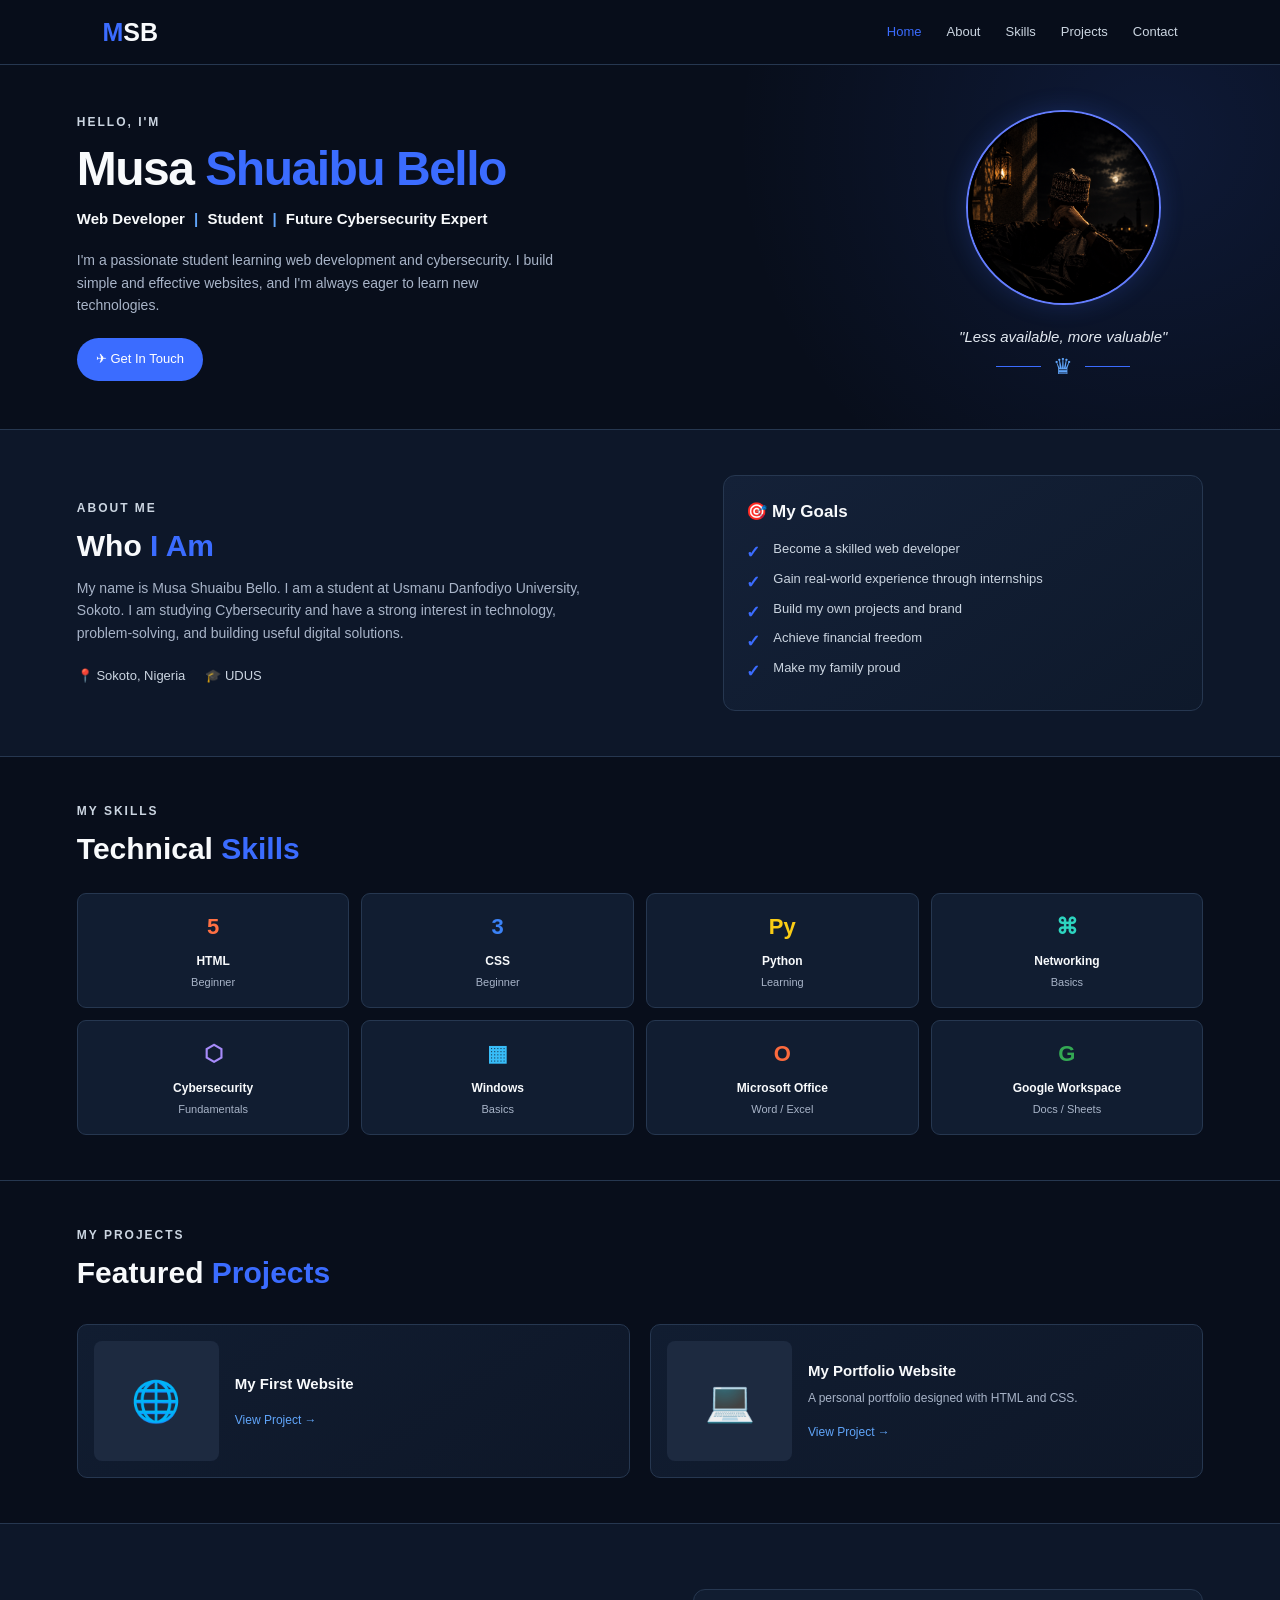
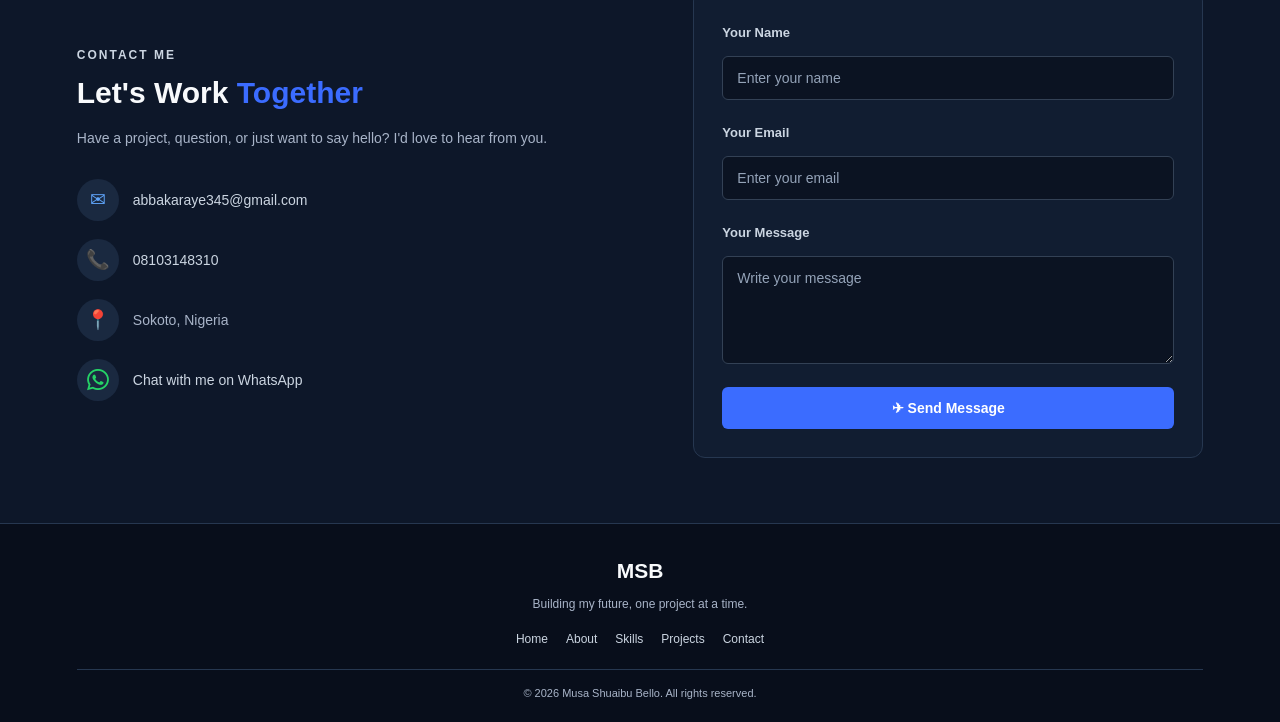
<file: index.html>
<!DOCTYPE html>
<html lang="en">

<head>
    <meta charset="UTF-8">
    <meta name="viewport" content="width=device-width, initial-scale=1.0">

    <title>Musa Shuaibu Bello | Portfolio</title>

    <link rel="stylesheet" href="style.css">
    <link rel="stylesheet" href="https://cdnjs.cloudflare.com/ajax/libs/font-awesome/6.5.0/css/all.min.css">
</head>

<body>

    <!-- NAVIGATION -->
    <header class="navbar">

        <a href="#home" class="logo">MSB</a>

        <nav>
            <a href="#home" class="active">Home</a>
            <a href="#about">About</a>
            <a href="#skills">Skills</a>
            <a href="#projects">Projects</a>
            <a href="#contact">Contact</a>
        </nav>

    </header>


    <!-- HERO SECTION -->
    <section id="home" class="hero">

        <div class="hero-content">

            <p class="eyebrow">HELLO, I'M</p>

            <h1>
                Musa <span>Shuaibu Bello</span>
            </h1>

            <h3>
                Web Developer <span>|</span>
                Student <span>|</span>
                Future Cybersecurity Expert
            </h3>

            <p class="hero-description">
                I'm a passionate student learning web development
                and cybersecurity. I build simple and effective
                websites, and I'm always eager to learn new technologies.
            </p>

            <div class="hero-buttons">

                <a href="#contact" class="btn primary-btn">
                    ✈ Get In Touch
                </a>

            </div>

        </div>

        <div class="hero-profile">

            <img src="abba.png" alt="Musa Shuaibu Bello">

            <p class="profile-caption">
                "Less available, more valuable"
            </p>

            <div class="profile-decoration">
                <span></span>
                ♛
                <span></span>
            </div>

        </div>

    </section>


    <!-- ABOUT SECTION -->
    <section id="about" class="about section">

        <div class="about-content">

            <p class="eyebrow">ABOUT ME</p>

            <h2>Who <span>I Am</span></h2>

            <p>
                My name is Musa Shuaibu Bello. I am a student
                at Usmanu Danfodiyo University, Sokoto.
                I am studying Cybersecurity and have a strong
                interest in technology, problem-solving, and
                building useful digital solutions.
            </p>

            <div class="personal-details">

                <span>📍 Sokoto, Nigeria</span>
                <span>🎓 UDUS</span>

            </div>

        </div>

        <div class="goals-card">

            <h3>🎯 My Goals</h3>

            <ul>
                <li>Become a skilled web developer</li>
                <li>Gain real-world experience through internships</li>
                <li>Build my own projects and brand</li>
                <li>Achieve financial freedom</li>
                <li>Make my family proud</li>
            </ul>

        </div>

    </section>


    <!-- SKILLS SECTION -->
    <section id="skills" class="section">

        <p class="eyebrow">MY SKILLS</p>

        <h2>Technical <span>Skills</span></h2>

        <div class="skills-container">

            <div class="skill-card">
                <div class="skill-icon html-icon">5</div>
                <h3>HTML</h3>
                <p>Beginner</p>
            </div>

            <div class="skill-card">
                <div class="skill-icon css-icon">3</div>
                <h3>CSS</h3>
                <p>Beginner</p>
            </div>

            <div class="skill-card">
                <div class="skill-icon python-icon">Py</div>
                <h3>Python</h3>
                <p>Learning</p>
            </div>

            <div class="skill-card">
                <div class="skill-icon network-icon">⌘</div>
                <h3>Networking</h3>
                <p>Basics</p>
            </div>

            <div class="skill-card">
                <div class="skill-icon cyber-icon">⬡</div>
                <h3>Cybersecurity</h3>
                <p>Fundamentals</p>
            </div>

            <div class="skill-card">
                <div class="skill-icon windows-icon">▦</div>
                <h3>Windows</h3>
                <p>Basics</p>
            </div>

            <div class="skill-card">
                <div class="skill-icon office-icon">O</div>
                <h3>Microsoft Office</h3>
                <p>Word / Excel</p>
            </div>

            <div class="skill-card">
                <div class="skill-icon google-icon">G</div>
                <h3>Google Workspace</h3>
                <p>Docs / Sheets</p>
            </div>

        </div>

    </section>


    <!-- PROJECTS SECTION -->
    <section id="projects" class="section projects-section">

        <div class="section-heading">

            <div>
                <p class="eyebrow">MY PROJECTS</p>
                <h2>Featured <span>Projects</span></h2>
            </div>

        </div>

        <div class="projects-container">

            <!-- PROJECT ONE -->
            <article class="project-card">

                <div class="project-image">
                    🌐
                </div>

                <div class="project-info">

                    <h3>My First Website</h3>

                    <p>
                        
                    </p>

                    <a href="rigstration%20page.html" class="project-link">
                        View Project →
                    </a>

                </div>

            </article>


            <!-- PROJECT TWO -->
            <article class="project-card">

                <div class="project-image">
                    💻
                </div>

                <div class="project-info">

                    <h3>My Portfolio Website</h3>

                    <p>
                        A personal portfolio designed with HTML and CSS.
                    </p>

                    <a href="prof.html" class="project-link">
                        View Project →
                    </a>

                </div>

            </article>

        </div>

    </section>


    <!-- CONTACT SECTION -->
    <section id="contact" class="section contact-section">

        <div class="contact-content">
            <p class="eyebrow">CONTACT ME</p>
            <h2>Let's Work <span>Together</span></h2>

            <p class="contact-intro">
                Have a project, question, or just want to say hello?
                I'd love to hear from you.
            </p>

            <div class="contact-details">
                <p>
                    <span class="contact-icon" aria-hidden="true">✉</span>
                    <a href="mailto:abbakaraye345@gmail.com">
                        abbakaraye345@gmail.com
                    </a>
                </p>

                <p>
                    <span class="contact-icon" aria-hidden="true">📞</span>
                    <a href="tel:+2348103148310">08103148310</a>
                </p>

                <p>
                    <span class="contact-icon" aria-hidden="true">📍</span>
                    <span>Sokoto, Nigeria</span>
                </p>

                <p>
                    <span class="contact-icon whatsapp-icon" aria-hidden="true">
                        <i class="fa-brands fa-whatsapp"></i>
                    </span>
                    <a href="https://wa.me/2349036593544"
                       target="_blank" rel="noopener noreferrer">
                        Chat with me on WhatsApp
                    </a>
                </p>
            </div>
        </div>

        <form class="contact-form"
              action="https://formsubmit.co/abbakaraye345@gmail.com"
              method="POST">
            <input type="hidden" name="_subject" value="New Portfolio Contact">

            <label for="contact-name">Your Name</label>
            <input type="text" id="contact-name" name="name"
                   placeholder="Enter your name" required>

            <label for="contact-email">Your Email</label>
            <input type="email" id="contact-email" name="email"
                   placeholder="Enter your email" required>

            <label for="contact-message">Your Message</label>
            <textarea id="contact-message" name="message" rows="5"
                      placeholder="Write your message" required></textarea>

            <button type="submit">✈ Send Message</button>
        </form>

    </section>


    <!-- FOOTER -->
    <footer class="footer">

        <a href="#home" class="logo">MSB</a>

        <p>Building my future, one project at a time.</p>

        <nav class="footer-links">
            <a href="#home">Home</a>
            <a href="#about">About</a>
            <a href="#skills">Skills</a>
            <a href="#projects">Projects</a>
            <a href="#contact">Contact</a>
        </nav>

        <p class="copyright">
            © 2026 Musa Shuaibu Bello. All rights reserved.
        </p>

    </footer>

</body>
</html>
</file>
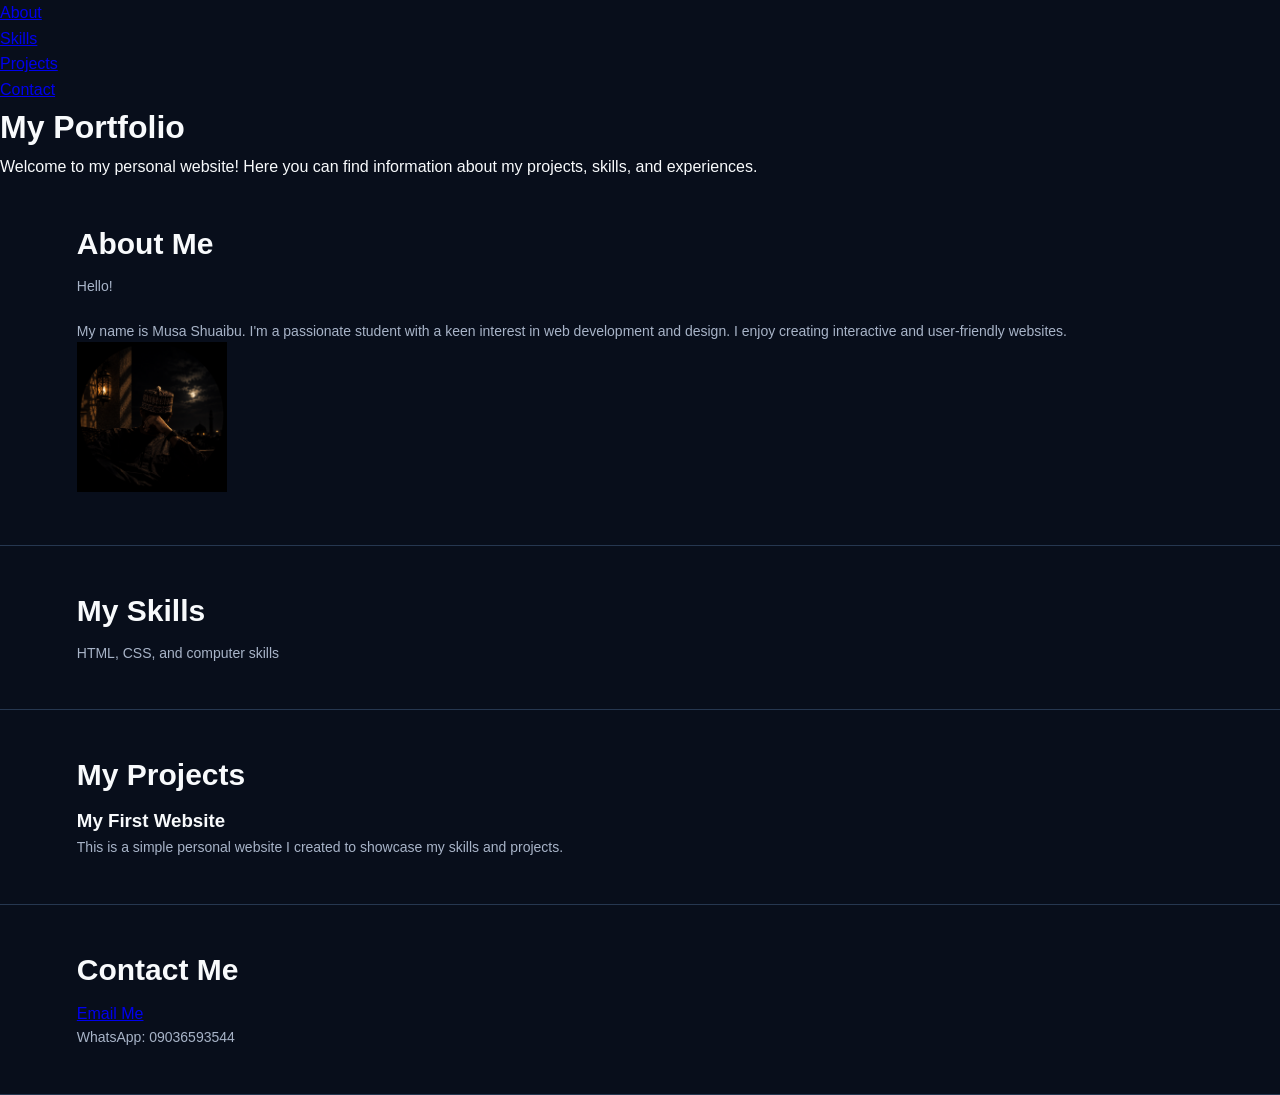
<file: prof.html>
<!DOCTYPE html>
<html lang="en">
<head>
    <meta charset="UTF-8">
    <meta name="viewport" content="width=device-width, initial-scale=1.0">
    <title>my portfolio</title>
    <link rel="stylesheet" href="style.css">
</head>
<body>

    <nav>
        <ul>
            <li><a href="#about">About</a></li>
            <li><a href="#skills">Skills</a></li>
            <li><a href="#projects">Projects</a></li>
            <li><a href="#contact">Contact</a></li>
        </ul>
    </nav>
   <header>
    <h1>My Portfolio</h1>
    <p>Welcome to my personal website! Here you can find information about my projects, skills, and experiences.</p>
   </header>
   
   <section id="about">
    <h2>About Me</h2>
    <p>Hello!<br><br> My name is Musa Shuaibu. I'm a passionate student with a keen interest in web development and design. I enjoy creating interactive and user-friendly websites.</p>
    <img src="abba.png" alt="My Profile picture" width="150">
   </section>

   <section id="skills">
    <h2>My Skills</h2>
    <p>HTML, CSS, and computer skills</p>
   </section>
    
   <section id="projects">
    <h2>My Projects</h2>
   
    <div class="project">
        <h3>My First Website</h3>
        <p>This is a simple personal website I created to showcase my skills and projects.</p>
    </div>
   </section>

<section id="contact">
    <h2>Contact Me</h2>
    <a href="mailto:abbakaraye345@gmail.com" class="contact-btn">Email Me</a>
    <p>WhatsApp: 09036593544</p>
</section>
</body>
</html>
</file>
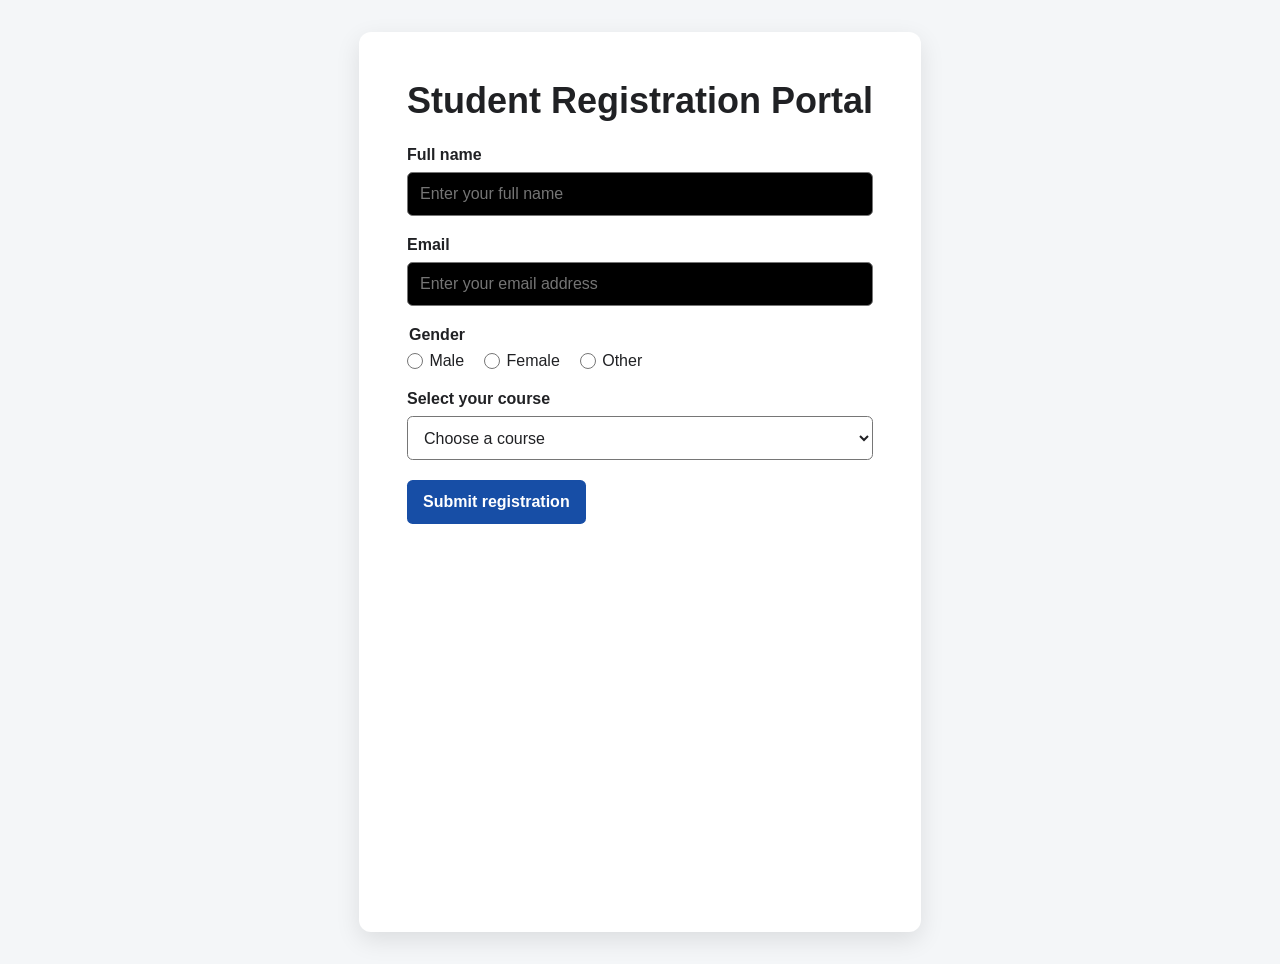
<file: rigstration page.html>
<!DOCTYPE html>
<html lang="en">
<head>
    <meta charset="UTF-8">
    <meta name="viewport" content="width=device-width, initial-scale=1.0">
    <title>Student Registration Portal</title>
    <style>
        * {
            box-sizing: border-box;
        }

        body {
            min-height: 100vh;
            margin: 0;
            padding: 2rem 1rem;
            display: grid;
            place-items: center;
            background-color: #f4f6f8;
            color: #202124;
            font-family: Arial, sans-serif;
        }

        .registration-card {
            width: min(100%, 1900px);
            height: 900px;
            padding: clamp(1.5rem, 5vw, 3rem);
            background-color: #fff;
            border-radius: 0.75rem;
            box-shadow: 0 0.5rem 1.5rem rgb(0 0 0 / 10%);
        }

        h1 {
            margin-top: 0;
            font-size: clamp(1.6rem, 5vw, 2.25rem);
        }

        .form-field {
            margin-bottom: 1.25rem;
        }

        label,
        legend {
            display: block;
            margin-bottom: 0.5rem;
            font-weight: 600;
        }

        input[type="text"],
        input[type="email"],
        select {
            width: 100%;
            min-height: 2.75rem;
            padding: 0.65rem 0.75rem;
            border: 1px solid #767676;
            border-radius: 0.35rem;
            background-color: #fff;
            color: inherit;
            font: inherit;
        }

        input[type="text"],
        input[type="email"] {
            background-color: #000;
            color: #fff;
        }

        fieldset {
            min-width: 0;
            margin: 0 0 1.25rem;
            padding: 0;
            border: 0;
        }

        .radio-options {
            display: flex;
            flex-wrap: wrap;
            gap: 0.75rem 1.25rem;
        }

        .radio-option {
            display: inline-flex;
            align-items: center;
            gap: 0.4rem;
            margin: 0;
            font-weight: 400;
        }

        input[type="radio"] {
            width: 1rem;
            height: 1rem;
            margin: 0;
            accent-color: #174ea6;
        }

        input:focus-visible,
        select:focus-visible,
        button:focus-visible {
            outline: 3px solid #174ea6;
            outline-offset: 2px;
        }

        button {
            min-height: 2.75rem;
            padding: 0.7rem 1rem;
            border: 0;
            border-radius: 0.35rem;
            background-color: #174ea6;
            color: #fff;
            font: inherit;
            font-weight: 600;
            cursor: pointer;
        }

        button:hover {
            background-color: #123f87;
        }

    </style>
</head>
<body>
    <div>
    <main class="registration-card">
        <h1>Student Registration Portal</h1>
        <form action="/submit-course-selection" method="POST">
            <div class="form-field">
                <label for="full-name">Full name</label>
                <input type="text" id="full-name" name="full_name" autocomplete="name" placeholder="Enter your full name" required>
            </div>

            <div class="form-field">
                <label for="email">Email</label>
                <input type="email" id="email" name="email" autocomplete="email" placeholder="Enter your email address" required>
            </div>

            <fieldset>
                <legend>Gender</legend>
                <div class="radio-options">
                    <label class="radio-option" for="male">
                        <input type="radio" id="male" name="gender" value="male" required>
                        Male
                    </label>
                    <label class="radio-option" for="female">
                        <input type="radio" id="female" name="gender" value="female">
                        Female
                    </label>
                    <label class="radio-option" for="other">
                        <input type="radio" id="other" name="gender" value="other">
                        Other
                    </label>
                </div>
            </fieldset>

            <div class="form-field">
                <label for="course-select">Select your course</label>
                <select id="course-select" name="selected_course" required>
                    <option value="" disabled selected>Choose a course</option>
                    <option value="web-development">Web Development</option>
                    <option value="data-science">Data Science</option>
                    <option value="graphic-design">Graphic Design</option>
                    <option value="digital-marketing">Digital Marketing</option>
                </select>
            </div>

            <button type="submit">Submit registration</button>
        </form>
    </main>
    <script>
        document.querySelector("form").addEventListener("submit", (event) => {
            event.preventDefault();
            window.location.href = "message%27html";
        });
    </script>
    </div>
</body>
</html>
</file>
<file: style.css>
/* =========================
   GLOBAL STYLES
========================= */

* {
    margin: 0;
    padding: 0;
    box-sizing: border-box;
}

html {
    scroll-behavior: smooth;
    scroll-padding-top: 80px;
}

body {
    font-family: Arial, Helvetica, sans-serif;
    background: #080e1b;
    color: #f8fafc;
    line-height: 1.6;
}

:root {
    --background: #080e1b;
    --section-bg: #0d1729;
    --card-bg: #111d31;
    --border: #263750;
    --blue: #3b6cff;
    --light-blue: #60a5fa;
    --text: #f8fafc;
    --muted: #a8b4c8;
}

section {
    padding: 45px max(8%, calc((100% - 1200px) / 2));
    border-bottom: 1px solid var(--border);
}

section h2 {
    font-size: 30px;
    line-height: 1.3;
    margin-bottom: 12px;
}

section h2 span {
    color: var(--blue);
}

section p {
    color: var(--muted);
    font-size: 14px;
}

.eyebrow {
    color: #cbd5e1;
    font-size: 12px;
    font-weight: bold;
    letter-spacing: 2px;
    margin-bottom: 8px;
}


/* =========================
   NAVIGATION BAR
========================= */

.navbar {
    min-height: 56px;
    padding: 12px max(8%, calc((100% - 1200px) / 2));
    display: flex;
    justify-content: space-between;
    align-items: center;
    gap: 25px;
    background: rgba(8, 14, 27, 0.96);
    border-bottom: 1px solid var(--border);
    position: sticky;
    top: 0;
    z-index: 1000;
}

.logo {
    color: var(--text);
    font-size: 25px;
    font-weight: 800;
    text-decoration: none;
}

.logo::first-letter {
    color: var(--blue);
}

.navbar nav {
    display: flex;
    gap: 25px;
}

.navbar nav a {
    color: #cbd5e1;
    font-size: 13px;
    text-decoration: none;
    transition: color 0.3s;
}

.navbar nav a:hover,
.navbar nav a.active {
    color: var(--blue);
}


/* =========================
   HERO SECTION
========================= */

.hero {
    min-height: 300px;
    display: flex;
    justify-content: space-between;
    align-items: center;
    gap: 60px;
    background:
        radial-gradient(
            circle at 90% 20%,
            rgba(59, 108, 255, 0.12),
            transparent 35%
        ),
        var(--background);
}

.hero-content {
    flex: 1;
    max-width: 600px;
    animation: fadeIn 0.8s ease;
}

.hero h1 {
    font-size: clamp(32px, 4vw, 48px);
    line-height: 1.2;
    letter-spacing: -1.5px;
    margin-bottom: 10px;
}

.hero h1 span {
    color: var(--blue);
}

.hero h3 {
    font-size: 15px;
    font-weight: 600;
    margin-bottom: 18px;
}

.hero h3 span {
    color: var(--light-blue);
    padding: 0 5px;
}

.hero-description {
    max-width: 480px;
    margin-bottom: 22px;
}

.hero-buttons {
    display: flex;
    flex-wrap: wrap;
    gap: 14px;
}

.btn {
    display: inline-block;
    padding: 11px 19px;
    border-radius: 30px;
    text-decoration: none;
    font-size: 13px;
    transition: 0.3s;
}

.primary-btn {
    background: var(--blue);
    color: white;
}

.primary-btn:hover {
    background: #2555ec;
    transform: translateY(-2px);
}

.secondary-btn {
    border: 1px solid #8ba4d8;
    color: white;
}

.secondary-btn:hover {
    background: var(--card-bg);
    border-color: var(--blue);
}

.hero-profile {
    width: 280px;
    flex-shrink: 0;
    text-align: center;
}

.hero-profile img {
    width: 195px;
    height: 195px;
    object-fit: cover;
    object-position: center;
    border-radius: 50%;
    border: 2px solid #647dff;
    box-shadow: 0 0 25px rgba(59, 108, 255, 0.2);
}

.profile-caption {
    margin-top: 12px;
    font-size: 15px !important;
    font-style: italic;
    color: #e2e8f0 !important;
}

.profile-decoration {
    display: flex;
    align-items: center;
    justify-content: center;
    gap: 12px;
    color: var(--light-blue);
    font-size: 22px;
}

.profile-decoration span {
    width: 45px;
    height: 1px;
    background: var(--blue);
}


/* =========================
   ABOUT SECTION
========================= */

.about {
    display: grid;
    grid-template-columns: 1.1fr 0.9fr;
    gap: 60px;
    align-items: center;
    background: var(--section-bg);
}

.about-content h2 {
    font-size: 30px;
}

.about-content > p:not(.eyebrow) {
    max-width: 520px;
}

.personal-details {
    display: flex;
    flex-wrap: wrap;
    gap: 20px;
    margin-top: 22px;
}

.personal-details span {
    color: #cbd5e1;
    font-size: 13px;
}

.goals-card {
    background: linear-gradient(
        145deg,
        #142138,
        #0e192b
    );
    border: 1px solid var(--border);
    border-radius: 12px;
    padding: 22px;
}

.goals-card h3 {
    margin-bottom: 14px;
    font-size: 17px;
}

.goals-card ul {
    list-style: none;
}

.goals-card li {
    position: relative;
    padding-left: 27px;
    margin-bottom: 9px;
    color: #cbd5e1;
    font-size: 13px;
}

.goals-card li::before {
    content: "✓";
    position: absolute;
    left: 0;
    color: var(--blue);
    font-weight: bold;
    font-size: 17px;
}


/* =========================
   TECHNICAL SKILLS
========================= */

#skills {
    background: var(--background);
}

.skills-container {
    display: grid;
    grid-template-columns: repeat(4, minmax(0, 1fr));
    gap: 12px;
    margin-top: 25px;
}

.skill-card {
    min-width: 0;
    min-height: 115px;
    display: flex;
    flex-direction: column;
    align-items: center;
    justify-content: center;
    text-align: center;
    padding: 15px 8px;
    background: var(--card-bg);
    border: 1px solid var(--border);
    border-radius: 9px;
    transition: 0.3s;
}

.skill-card:hover {
    border-color: var(--blue);
    transform: translateY(-4px);
}

.skill-icon {
    width: 35px;
    height: 35px;
    display: flex;
    align-items: center;
    justify-content: center;
    font-size: 22px;
    font-weight: bold;
    margin-bottom: 8px;
}

.html-icon {
    color: #ff7043;
}

.css-icon {
    color: #3b82f6;
}

.python-icon {
    color: #facc15;
}

.network-icon {
    color: #2dd4bf;
}

.cyber-icon {
    color: #a78bfa;
}

.windows-icon {
    color: #38bdf8;
}

.office-icon {
    color: #fb6a3d;
}

.google-icon {
    color: #34a853;
}

.skill-card h3 {
    font-size: 12px;
    margin-bottom: 3px;
}

.skill-card p {
    font-size: 11px;
}


/* =========================
   PROJECTS SECTION
========================= */

.projects-section {
    background: var(--background);
}

.section-heading {
    display: flex;
    justify-content: space-between;
    align-items: center;
    margin-bottom: 20px;
}

.projects-container {
    display: grid;
    grid-template-columns: repeat(2, minmax(0, 1fr));
    gap: 20px;
}

.project-card {
    min-width: 0;
    display: grid;
    grid-template-columns: 125px minmax(0, 1fr);
    align-items: center;
    gap: 16px;
    padding: 16px;
    background: linear-gradient(
        145deg,
        #111d31,
        #0e1728
    );
    border: 1px solid var(--border);
    border-radius: 10px;
    transition: 0.3s;
}

.project-card:hover {
    border-color: var(--blue);
    transform: translateY(-4px);
}

.project-image {
    width: 125px;
    min-height: 120px;
    display: flex;
    justify-content: center;
    align-items: center;
    border-radius: 8px;
    background: #1d2a40;
    font-size: 40px;
}

.project-info h3 {
    font-size: 15px;
    margin-bottom: 6px;
}

.project-info p {
    font-size: 12px;
    margin-bottom: 10px;
}

.project-link {
    color: var(--light-blue);
    text-decoration: none;
    font-size: 12px;
}

.project-link:hover {
    color: white;
}


/* ===== CONTACT FORM COLORS ===== */

.contact-form {
    background: #101b2d;
    border: 1px solid #263750;
    border-radius: 10px;
    padding: 20px;
}

.contact-form label {
    display: block;
    color: #cbd5e1;
    font-size: 13px;
    margin-bottom: 5px;
}

.contact-form input,
.contact-form textarea {
    display: block;
    width: 100%;
    background: #0b1322;
    color: #ffffff;
    border: 1px solid #334155;
    border-radius: 5px;
    padding: 12px;
    margin-bottom: 12px;
    font-family: Arial, sans-serif;
}

.contact-form input::placeholder,
.contact-form textarea::placeholder {
    color: #94a3b8;
}

.contact-form button {
    width: 100%;
    padding: 12px;
    background: #3b6cff;
    color: #ffffff;
    border: none;
    border-radius: 5px;
    cursor: pointer;
}
/* =========================
   FOOTER
========================= */

.footer {
    padding: 25px 8% 18px;
    text-align: center;
    background: var(--background);
}

.footer .logo {
    font-size: 21px;
}

.footer > p {
    color: var(--muted);
    font-size: 12px;
    margin: 8px 0 15px;
}

.footer-links {
    display: flex;
    justify-content: center;
    flex-wrap: wrap;
    gap: 18px;
    margin: 15px 0;
}

.footer-links a {
    color: #cbd5e1;
    text-decoration: none;
    font-size: 12px;
}

.footer-links a:hover {
    color: var(--light-blue);
}

.footer .copyright {
    border-top: 1px solid var(--border);
    margin: 20px auto 0;
    padding-top: 15px;
    font-size: 11px;
}


/* =========================
   ANIMATION
========================= */

@keyframes fadeIn {
    from {
        opacity: 0;
        transform: translateY(12px);
    }

    to {
        opacity: 1;
        transform: translateY(0);
    }
}

.hero-content {
    animation: fadeIn 0.8s ease;
}

.hero-profile {
    animation: fadeIn 1s ease;
}


/* =========================
   RESPONSIVE DESIGN
========================= */

@media (max-width: 1000px) {

    .hero {
        gap: 30px;
    }

    .hero-profile {
        width: 230px;
    }

    .hero-profile img {
        width: 175px;
        height: 175px;
    }

    .project-card {
        grid-template-columns: 1fr;
    }

    .project-image {
        width: 100%;
        min-height: 100px;
    }
}

@media (max-width: 750px) {

    .navbar {
        flex-direction: column;
        gap: 10px;
        padding: 12px 5%;
    }

    .navbar nav {
        justify-content: center;
        flex-wrap: wrap;
        gap: 15px;
    }

    section {
        padding: 40px 6%;
    }

    .hero {
        flex-direction: column-reverse;
        text-align: center;
        gap: 25px;
    }

    .hero-profile {
        width: 100%;
    }

    .hero-buttons {
        justify-content: center;
    }

    .hero-description {
        margin-left: auto;
        margin-right: auto;
    }

    .about {
        grid-template-columns: 1fr;
        gap: 25px;
    }

    .skills-container {
        grid-template-columns: repeat(2, minmax(0, 1fr));
    }

    .projects-container {
        grid-template-columns: 1fr;
    }

    .project-card {
        grid-template-columns: 115px minmax(0, 1fr);
    }

    .project-image {
        width: 115px;
        min-height: 115px;
    }

    .contact-section {
        grid-template-columns: 1fr;
        gap: 25px;
    }
}

@media (max-width: 400px) {

    .navbar nav {
        gap: 10px;
    }

    .navbar nav a {
        font-size: 12px;
    }

    .hero h1 {
        font-size: 31px;
    }

    .hero h3 {
        font-size: 13px;
    }

    .project-card {
        grid-template-columns: 1fr;
    }

    .project-image {
        width: 100%;
    }
}

@media (prefers-reduced-motion: reduce) {
    *,
    *::before,
    *::after {
        scroll-behavior: auto !important;
        animation-duration: 0.01ms !important;
        transition-duration: 0.01ms !important;
    }
}
/* ===== FIX WEBSITE WIDTH ===== */

body {
    width: 100%;
    margin: 0;
    overflow-x: hidden;
}

section {
    width: 100%;
    padding-left: max(6%, calc((100% - 1200px) / 2));
    padding-right: max(6%, calc((100% - 1200px) / 2));
}

.navbar {
    width: 100%;
}

/* Keep the content organized */
.hero-content,
.about-content,
.goals-card,
.skills-container,
.projects-container,
.contact-content,
.contact-form {
    min-width: 0;
}
/* ===== FOOTER SPACING ===== */

.footer {
    width: 100%;
    padding: 30px 6% 20px;
    margin: 0;
}

.footer .copyright {
    margin-bottom: 0;
}

/* Prevent unnecessary page height */
html,
body {
    min-height: 100%;
}


/* =========================
   CONTACT SECTION
========================= */

.contact-section {
    display: grid;
    grid-template-columns: minmax(0, 1fr) minmax(280px, 0.9fr);
    align-items: center;
    gap: 50px;
    padding-top: 65px;
    padding-bottom: 65px;
    background: var(--section-bg);
}

.contact-content {
    min-width: 0;
}

.contact-content h2 {
    margin-bottom: 14px;
}

.contact-intro {
    max-width: 500px;
    line-height: 1.8;
    margin-bottom: 28px;
}

.contact-details {
    display: grid;
    gap: 18px;
}

.contact-details p {
    display: flex;
    align-items: center;
    gap: 14px;
    min-width: 0;
    margin: 0;
    color: var(--muted);
}

.contact-details a {
    color: #cbd5e1;
    text-decoration: none;
    overflow-wrap: anywhere;
    transition: color 0.3s;
}

.contact-details a:hover {
    color: var(--light-blue);
}

.contact-icon {
    width: 42px;
    height: 42px;
    flex: 0 0 42px;
    display: inline-flex;
    align-items: center;
    justify-content: center;
    border-radius: 50%;
    background: #1a2940;
    color: var(--light-blue);
    font-size: 19px;
}

.whatsapp-icon i {
    color: #25D366;
    font-size: 25px;
}

.contact-form {
    display: flex;
    flex-direction: column;
    gap: 10px;
    width: 100%;
    min-width: 0;
    padding: 28px;
    box-sizing: border-box;
    background: var(--card-bg);
    border: 1px solid var(--border);
    border-radius: 12px;
}

.contact-form label {
    display: block;
    margin: 5px 0 2px;
    color: #cbd5e1;
    font-size: 13px;
    font-weight: 600;
}

.contact-form input,
.contact-form textarea {
    display: block;
    width: 100%;
    box-sizing: border-box;
    padding: 13px 14px;
    margin: 0 0 8px;
    background: #0b1322;
    color: #ffffff;
    border: 1px solid #334155;
    border-radius: 6px;
    font-family: Arial, Helvetica, sans-serif;
    font-size: 14px;
}

.contact-form input::placeholder,
.contact-form textarea::placeholder {
    color: #94a3b8;
}

.contact-form input:focus,
.contact-form textarea:focus {
    outline: 2px solid var(--blue);
    outline-offset: 2px;
}

.contact-form textarea {
    resize: vertical;
}

.contact-form button {
    width: 100%;
    padding: 13px 16px;
    margin-top: 5px;
    background: var(--blue);
    color: #ffffff;
    border: none;
    border-radius: 6px;
    font-size: 14px;
    font-weight: 600;
    cursor: pointer;
    transition: background 0.3s, transform 0.3s;
}

.contact-form button:hover {
    background: #2555ec;
    transform: translateY(-2px);
}

/* TABLET AND MOBILE */
@media (max-width: 750px) {
    .contact-section {
        grid-template-columns: 1fr;
        gap: 30px;
        padding-top: 45px;
        padding-bottom: 45px;
    }

    .contact-form {
        padding: 22px;
    }
}

@media (max-width: 400px) {
    .contact-details p {
        gap: 10px;
    }

    .contact-icon {
        width: 38px;
        height: 38px;
        flex-basis: 38px;
    }

    .contact-form {
        padding: 18px;
    }
}
</file>
